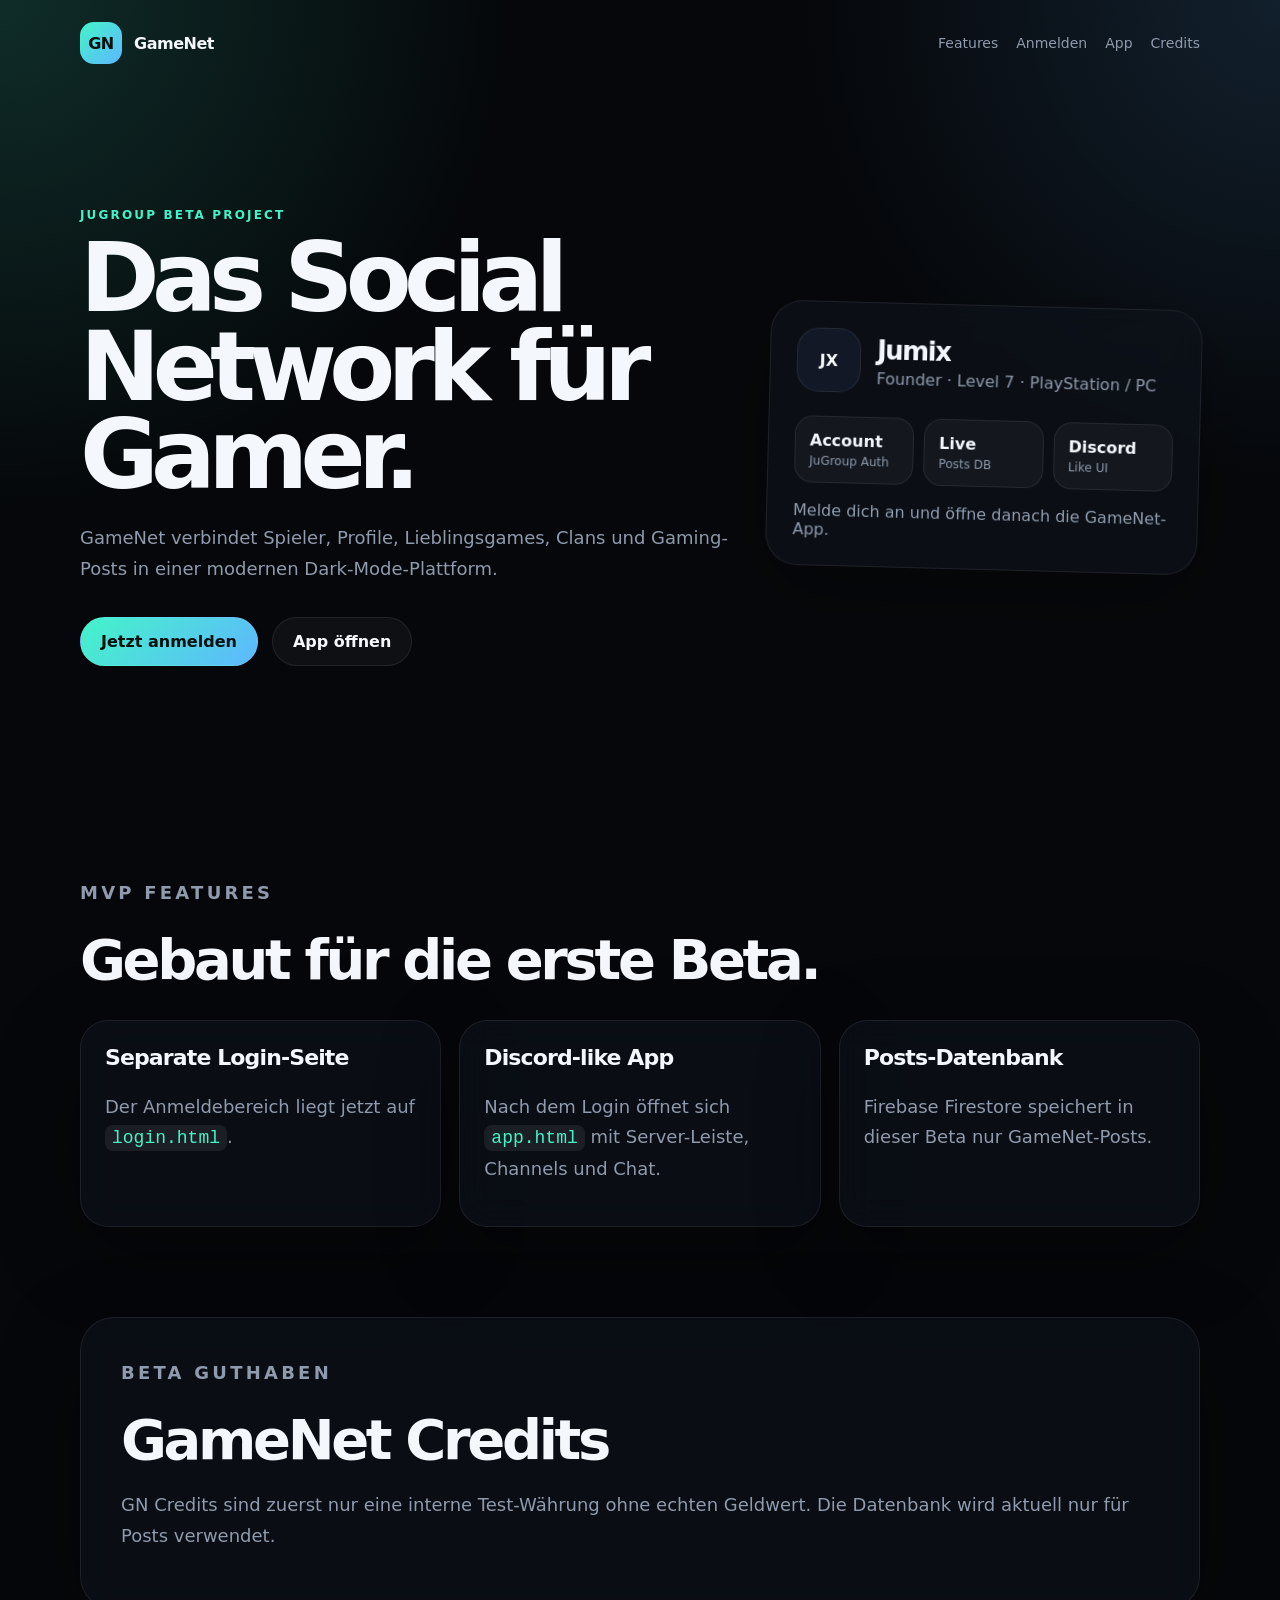
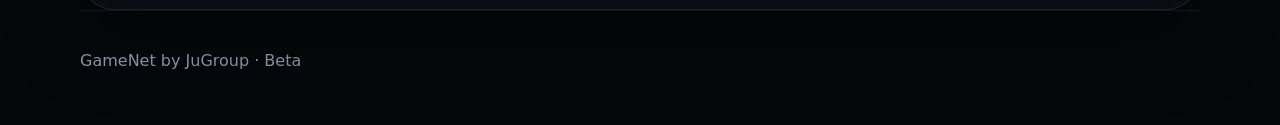
<file: index.html>
<!DOCTYPE html>
<html lang="de">
<head>
  <meta charset="UTF-8" />
  <meta name="viewport" content="width=device-width, initial-scale=1.0" />
  <title>GameNet — Social Network für Gamer</title>
  <link rel="stylesheet" href="styles.css" />
</head>
<body>
  <header class="nav">
    <div class="brand">
      <div class="logo">GN</div>
      <span>GameNet</span>
    </div>
    <nav>
      <a href="#features">Features</a>
      <a href="login.html">Anmelden</a>
      <a href="app.html">App</a>
      <a href="#credits">Credits</a>
    </nav>
  </header>

  <main>
    <section class="hero">
      <div class="hero-content">
        <p class="eyebrow">JuGroup Beta Project</p>
        <h1>Das Social Network für Gamer.</h1>
        <p class="subline">GameNet verbindet Spieler, Profile, Lieblingsgames, Clans und Gaming-Posts in einer modernen Dark-Mode-Plattform.</p>
        <div class="actions">
          <a class="button primary" href="login.html">Jetzt anmelden</a>
          <a class="button ghost" href="app.html">App öffnen</a>
        </div>
      </div>

      <div class="preview-card">
        <div class="profile-top">
          <div class="avatar">JX</div>
          <div>
            <h2>Jumix</h2>
            <p>Founder · Level 7 · PlayStation / PC</p>
          </div>
        </div>
        <div class="stat-grid">
          <div><strong>Account</strong><span>JuGroup Auth</span></div>
          <div><strong>Live</strong><span>Posts DB</span></div>
          <div><strong>Discord</strong><span>Like UI</span></div>
        </div>
        <p class="mini-post">Melde dich an und öffne danach die GameNet-App.</p>
      </div>
    </section>

    <section id="features" class="section">
      <p class="eyebrow">MVP Features</p>
      <h2>Gebaut für die erste Beta.</h2>
      <div class="cards">
        <article class="card">
          <h3>Separate Login-Seite</h3>
          <p>Der Anmeldebereich liegt jetzt auf <code>login.html</code>.</p>
        </article>
        <article class="card">
          <h3>Discord-like App</h3>
          <p>Nach dem Login öffnet sich <code>app.html</code> mit Server-Leiste, Channels und Chat.</p>
        </article>
        <article class="card">
          <h3>Posts-Datenbank</h3>
          <p>Firebase Firestore speichert in dieser Beta nur GameNet-Posts.</p>
        </article>
      </div>
    </section>

    <section id="credits" class="section credits">
      <p class="eyebrow">Beta Guthaben</p>
      <h2>GameNet Credits</h2>
      <p>GN Credits sind zuerst nur eine interne Test-Währung ohne echten Geldwert. Die Datenbank wird aktuell nur für Posts verwendet.</p>
    </section>
  </main>

  <footer>
    <p>GameNet by JuGroup · Beta</p>
  </footer>
</body>
</html>
</file>
<file: styles.css>
:root {
  --bg: #05070a;
  --panel: #0d1118;
  --panel-soft: #121825;
  --text: #f4f7fb;
  --muted: #8f9bad;
  --line: rgba(255, 255, 255, 0.08);
  --accent: #44f4c8;
  --accent-2: #5eb7ff;
  --discord-dark: #10131a;
  --discord-sidebar: #161a23;
  --discord-rail: #07090d;
  --discord-chat: #0b0e14;
}

* {
  box-sizing: border-box;
}

html {
  scroll-behavior: smooth;
}

body {
  margin: 0;
  font-family: Inter, ui-sans-serif, system-ui, -apple-system, BlinkMacSystemFont, "Segoe UI", sans-serif;
  background:
    radial-gradient(circle at top left, rgba(68, 244, 200, 0.16), transparent 32rem),
    radial-gradient(circle at top right, rgba(94, 183, 255, 0.14), transparent 30rem),
    var(--bg);
  color: var(--text);
}

.nav {
  width: min(1120px, calc(100% - 32px));
  margin: 0 auto;
  padding: 22px 0;
  display: flex;
  align-items: center;
  justify-content: space-between;
}

.brand {
  display: flex;
  align-items: center;
  gap: 12px;
  font-weight: 800;
  letter-spacing: -0.03em;
}

.logo {
  width: 42px;
  height: 42px;
  display: grid;
  place-items: center;
  border-radius: 14px;
  background: linear-gradient(135deg, var(--accent), var(--accent-2));
  color: #03100d;
  font-weight: 900;
}

.nav nav {
  display: flex;
  gap: 18px;
}

.nav a {
  color: var(--muted);
  text-decoration: none;
  font-size: 14px;
}

.nav a:hover {
  color: var(--text);
}

.hero,
.section {
  width: min(1120px, calc(100% - 32px));
  margin: 0 auto;
}

.hero {
  min-height: 78vh;
  display: grid;
  grid-template-columns: 1.2fr 0.8fr;
  gap: 40px;
  align-items: center;
}

.eyebrow {
  color: var(--accent);
  text-transform: uppercase;
  letter-spacing: 0.18em;
  font-size: 12px;
  font-weight: 800;
}

h1,
h2,
h3,
p {
  margin-top: 0;
}

h1 {
  font-size: clamp(48px, 8vw, 96px);
  line-height: 0.92;
  letter-spacing: -0.08em;
  margin-bottom: 24px;
}

h2 {
  font-size: clamp(32px, 5vw, 56px);
  letter-spacing: -0.06em;
  margin-bottom: 18px;
}

h3 {
  font-size: 22px;
  letter-spacing: -0.04em;
}

.subline,
.section p {
  color: var(--muted);
  font-size: 18px;
  line-height: 1.7;
}

code {
  padding: 3px 7px;
  border-radius: 8px;
  background: rgba(255, 255, 255, 0.07);
  color: var(--accent);
}

.actions,
.form-actions {
  display: flex;
  gap: 14px;
  flex-wrap: wrap;
  margin-top: 32px;
}

.form-actions {
  margin-top: 6px;
}

.button {
  padding: 14px 20px;
  border-radius: 999px;
  text-decoration: none;
  font-weight: 800;
  border: 1px solid var(--line);
  cursor: pointer;
}

.primary {
  background: linear-gradient(135deg, var(--accent), var(--accent-2));
  color: #03100d;
}

.ghost {
  color: var(--text);
  background: rgba(255, 255, 255, 0.04);
}

.preview-card,
.card,
.post,
.credits,
.post-form {
  border: 1px solid var(--line);
  background: rgba(13, 17, 24, 0.76);
  backdrop-filter: blur(18px);
  box-shadow: 0 24px 80px rgba(0, 0, 0, 0.35);
}

.preview-card {
  padding: 26px;
  border-radius: 32px;
  transform: rotate(1.5deg);
}

.profile-top {
  display: flex;
  gap: 16px;
  align-items: center;
  margin-bottom: 24px;
}

.avatar {
  width: 64px;
  height: 64px;
  border-radius: 22px;
  display: grid;
  place-items: center;
  background: var(--panel-soft);
  border: 1px solid var(--line);
  font-weight: 900;
}

.avatar.small {
  width: 38px;
  height: 38px;
  border-radius: 14px;
  font-size: 13px;
}

.avatar.tiny {
  width: 34px;
  height: 34px;
  border-radius: 50%;
  font-size: 12px;
}

.profile-top h2 {
  font-size: 26px;
  margin-bottom: 4px;
}

.profile-top p,
.mini-post {
  color: var(--muted);
  margin: 0;
}

.stat-grid {
  display: grid;
  grid-template-columns: repeat(3, 1fr);
  gap: 10px;
  margin-bottom: 18px;
}

.stat-grid div {
  padding: 14px;
  border-radius: 18px;
  background: rgba(255, 255, 255, 0.04);
  border: 1px solid var(--line);
}

.stat-grid strong,
.stat-grid span {
  display: block;
}

.stat-grid span {
  color: var(--muted);
  font-size: 12px;
  margin-top: 4px;
}

.section {
  padding: 90px 0;
}

.cards {
  display: grid;
  grid-template-columns: repeat(3, 1fr);
  gap: 18px;
  margin-top: 28px;
}

.card {
  padding: 24px;
  border-radius: 28px;
}

.split {
  display: grid;
  grid-template-columns: 0.85fr 1.15fr;
  gap: 30px;
  align-items: start;
}

.feed {
  display: grid;
  gap: 14px;
}

.post {
  padding: 20px;
  border-radius: 22px;
}

.post strong {
  color: var(--accent-2);
}

.post p {
  margin: 8px 0 0;
}

.post-form {
  display: grid;
  gap: 12px;
  padding: 22px;
  border-radius: 26px;
  margin-top: 24px;
}

.post-form label {
  color: var(--text);
  font-weight: 800;
  font-size: 14px;
}

.post-form input,
.post-form textarea,
.message-composer input,
.message-composer textarea {
  width: 100%;
  border: 1px solid var(--line);
  border-radius: 16px;
  background: rgba(255, 255, 255, 0.05);
  color: var(--text);
  padding: 14px 16px;
  font: inherit;
  outline: none;
}

.post-form textarea {
  min-height: 130px;
  resize: vertical;
}

.post-form input:focus,
.post-form textarea:focus,
.message-composer input:focus,
.message-composer textarea:focus {
  border-color: rgba(68, 244, 200, 0.7);
}

.status-text {
  margin: 0;
  font-size: 14px !important;
}

.credits {
  padding: 40px;
  border-radius: 34px;
}

footer {
  width: min(1120px, calc(100% - 32px));
  margin: 0 auto;
  padding: 40px 0;
  color: var(--muted);
  border-top: 1px solid var(--line);
}

.login-page {
  min-height: 100vh;
  display: grid;
  place-items: center;
}

.auth-shell {
  width: min(1120px, calc(100% - 32px));
  display: grid;
  grid-template-columns: 1fr 0.8fr;
  gap: 28px;
  align-items: center;
}

.auth-card {
  padding: 34px;
  border: 1px solid var(--line);
  border-radius: 34px;
  background: rgba(13, 17, 24, 0.82);
  box-shadow: 0 24px 80px rgba(0, 0, 0, 0.4);
}

.auth-card h1 {
  font-size: clamp(42px, 6vw, 76px);
}

.auth-brand {
  margin-bottom: 34px;
}

.auth-form {
  margin-top: 28px;
}

.small-link {
  display: inline-block;
  margin-top: 18px;
  color: var(--muted);
  text-decoration: none;
}

.small-link:hover {
  color: var(--text);
}

.mini-discord-preview {
  height: 220px;
  display: grid;
  grid-template-columns: 52px 120px 1fr;
  gap: 10px;
  margin: 24px 0;
}

.mini-discord-preview div {
  border-radius: 18px;
  background: rgba(255, 255, 255, 0.06);
  border: 1px solid var(--line);
}

.app-page {
  height: 100vh;
  overflow: hidden;
  background: var(--discord-chat);
}

.discord-shell {
  height: 100vh;
  display: grid;
  grid-template-columns: 74px 260px 1fr 230px;
  color: var(--text);
}

.server-rail {
  background: var(--discord-rail);
  padding: 14px 10px;
  display: flex;
  flex-direction: column;
  gap: 12px;
  align-items: center;
}

.server-icon {
  width: 50px;
  height: 50px;
  border: 0;
  border-radius: 18px;
  display: grid;
  place-items: center;
  color: var(--text);
  text-decoration: none;
  background: rgba(255, 255, 255, 0.07);
  font-weight: 900;
  cursor: pointer;
}

.server-icon.active,
.server-icon:hover {
  border-radius: 15px;
  background: linear-gradient(135deg, var(--accent), var(--accent-2));
  color: #03100d;
}

.channel-sidebar,
.member-sidebar {
  background: var(--discord-sidebar);
  border-right: 1px solid var(--line);
}

.channel-sidebar {
  display: flex;
  flex-direction: column;
}

.workspace-title {
  padding: 18px;
  border-bottom: 1px solid var(--line);
}

.workspace-title strong,
.workspace-title span {
  display: block;
}

.workspace-title span,
.channel-group p,
.member-title,
.user-panel span,
.chat-header span {
  color: var(--muted);
  font-size: 13px;
}

.channel-group {
  padding: 14px;
}

.channel-group p {
  margin-bottom: 8px;
  text-transform: uppercase;
  letter-spacing: 0.12em;
  font-weight: 800;
}

.channel {
  width: 100%;
  border: 0;
  border-radius: 12px;
  padding: 11px 12px;
  margin-bottom: 6px;
  text-align: left;
  color: var(--muted);
  background: transparent;
  cursor: pointer;
  font: inherit;
}

.channel.active,
.channel:hover {
  color: var(--text);
  background: rgba(255, 255, 255, 0.07);
}

.user-panel {
  margin-top: auto;
  padding: 14px;
  border-top: 1px solid var(--line);
  display: grid;
  grid-template-columns: 38px 1fr 34px;
  gap: 10px;
  align-items: center;
}

.user-panel strong,
.user-panel span {
  display: block;
  overflow: hidden;
  text-overflow: ellipsis;
}

.icon-button {
  width: 34px;
  height: 34px;
  border: 1px solid var(--line);
  border-radius: 10px;
  background: rgba(255, 255, 255, 0.05);
  color: var(--text);
  cursor: pointer;
}

.chat-area {
  background: var(--discord-chat);
  display: grid;
  grid-template-rows: 66px 1fr auto auto;
  min-width: 0;
}

.chat-header {
  border-bottom: 1px solid var(--line);
  display: flex;
  align-items: center;
  justify-content: space-between;
  padding: 0 22px;
}

.chat-header strong,
.chat-header span {
  display: block;
}

.message-list {
  overflow-y: auto;
  padding: 22px;
  display: flex;
  flex-direction: column;
  gap: 14px;
}

.message-card {
  display: grid;
  grid-template-columns: 34px 1fr;
  gap: 12px;
  padding: 14px;
  border-radius: 16px;
  background: rgba(255, 255, 255, 0.035);
}

.message-card:hover {
  background: rgba(255, 255, 255, 0.06);
}

.message-card strong {
  color: var(--accent-2);
}

.message-card p {
  margin: 5px 0 0;
  color: var(--text);
  line-height: 1.5;
}

.message-composer {
  display: grid;
  grid-template-columns: 170px 1fr auto;
  gap: 10px;
  padding: 14px 22px 8px;
}

.message-composer textarea {
  min-height: 52px;
  max-height: 120px;
  resize: vertical;
}

.composer-status {
  padding: 0 22px 14px;
  color: var(--muted);
}

.member-sidebar {
  border-left: 1px solid var(--line);
  border-right: 0;
  padding: 18px 14px;
}

.member-title {
  text-transform: uppercase;
  letter-spacing: 0.12em;
  font-weight: 800;
  margin-bottom: 12px;
}

.member {
  display: flex;
  align-items: center;
  gap: 10px;
  padding: 9px;
  border-radius: 13px;
  color: var(--muted);
}

.member:hover {
  background: rgba(255, 255, 255, 0.05);
  color: var(--text);
}

@media (max-width: 950px) {
  .discord-shell {
    grid-template-columns: 64px 210px 1fr;
  }

  .member-sidebar {
    display: none;
  }

  .message-composer {
    grid-template-columns: 1fr;
  }
}

@media (max-width: 800px) {
  .nav,
  .hero,
  .split,
  .auth-shell {
    grid-template-columns: 1fr;
  }

  .hero {
    padding: 50px 0;
  }

  .cards {
    grid-template-columns: 1fr;
  }

  .nav {
    flex-direction: column;
    align-items: flex-start;
    gap: 16px;
  }

  .discord-shell {
    grid-template-columns: 58px 1fr;
  }

  .channel-sidebar {
    display: none;
  }
}
</file>
